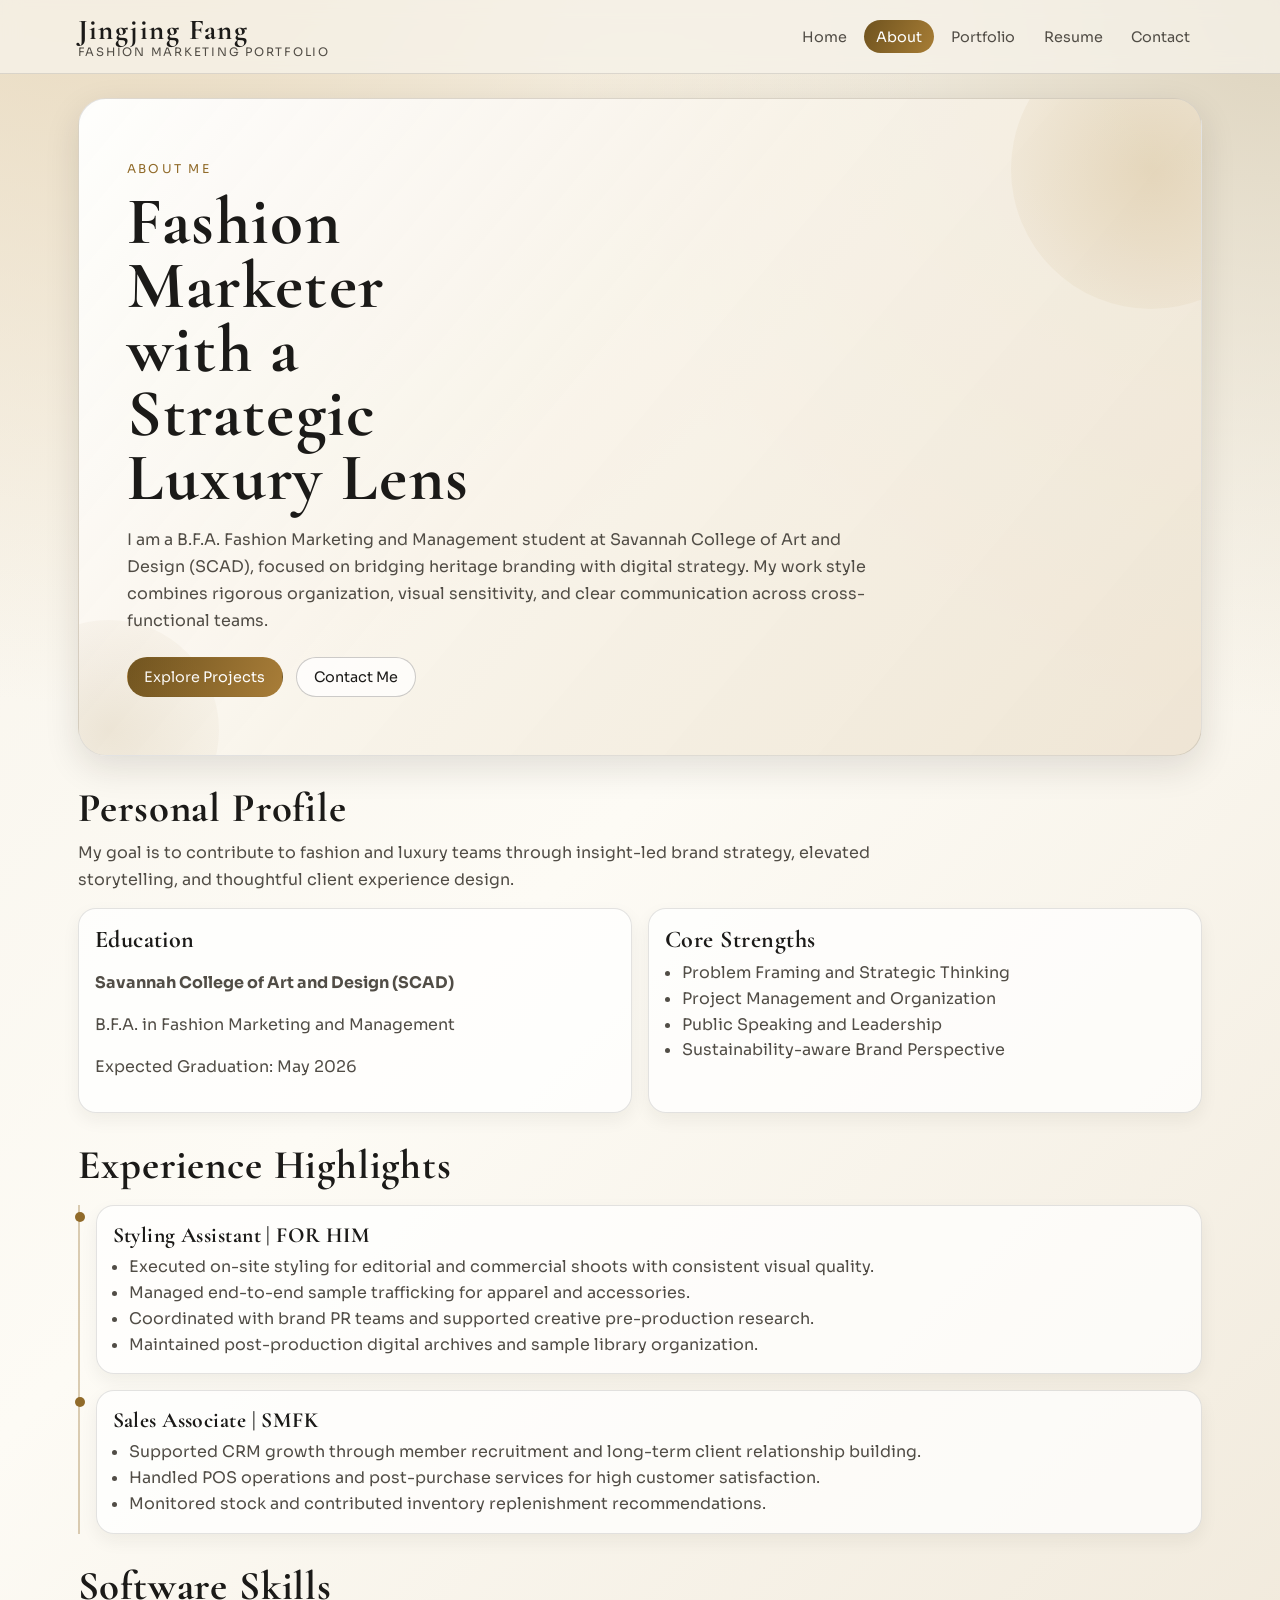
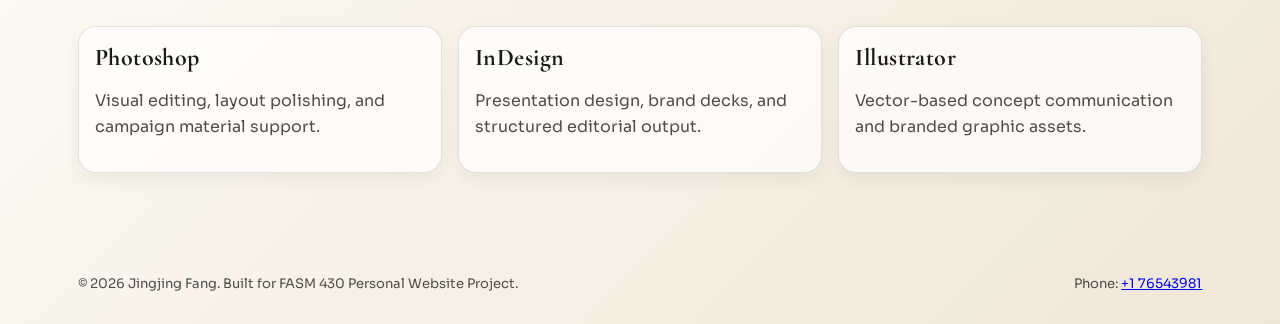
<file: about.html>
﻿<!DOCTYPE html>
<html lang="en">
<head>
  <meta charset="UTF-8" />
  <meta name="viewport" content="width=device-width, initial-scale=1.0" />
  <title>About | Jingjing Fang</title>
  <meta name="description" content="About Jingjing Fang: profile, skills, accomplishments, and career direction." />
  <link rel="preconnect" href="https://fonts.googleapis.com" />
  <link rel="preconnect" href="https://fonts.gstatic.com" crossorigin />
  <link href="https://fonts.googleapis.com/css2?family=Cormorant+Garamond:wght@500;600;700&family=Sora:wght@400;500;600&display=swap" rel="stylesheet" />
  <link rel="stylesheet" href="css/styles.css" />
</head>
<body data-page="about">
  <header class="site-header">
    <div class="header-inner">
      <a class="brand" href="index.html">
        <strong>Jingjing Fang</strong>
        <span>Fashion Marketing Portfolio</span>
      </a>
      <button class="menu-toggle" aria-label="Toggle navigation">Menu</button>
      <nav class="site-nav" aria-label="Main navigation">
        <a href="index.html" data-page="home">Home</a>
        <a href="about.html" data-page="about">About</a>
        <a href="portfolio.html" data-page="portfolio">Portfolio</a>
        <a href="resume.html" data-page="resume">Resume</a>
        <a href="contact.html" data-page="contact">Contact</a>
      </nav>
    </div>
  </header>

  <main class="page-shell">
    <section class="hero reveal">
      <span class="eyebrow">About Me</span>
      <h1>Fashion Marketer with a Strategic Luxury Lens</h1>
      <p>
        I am a B.F.A. Fashion Marketing and Management student at Savannah College of Art and Design (SCAD),
        focused on bridging heritage branding with digital strategy. My work style combines rigorous organization,
        visual sensitivity, and clear communication across cross-functional teams.
      </p>
      <div class="cta-row">
        <a class="btn btn-primary" href="portfolio.html">Explore Projects</a>
        <a class="btn btn-ghost" href="contact.html">Contact Me</a>
      </div>
    </section>

    <section class="reveal">
      <div class="section-head">
        <h2>Personal Profile</h2>
        <p>
          My goal is to contribute to fashion and luxury teams through insight-led brand strategy,
          elevated storytelling, and thoughtful client experience design.
        </p>
      </div>
      <div class="grid grid-two">
        <article class="card">
          <h3>Education</h3>
          <p><strong>Savannah College of Art and Design (SCAD)</strong></p>
          <p>B.F.A. in Fashion Marketing and Management</p>
          <p>Expected Graduation: May 2026</p>
        </article>
        <article class="card">
          <h3>Core Strengths</h3>
          <ul>
            <li>Problem Framing and Strategic Thinking</li>
            <li>Project Management and Organization</li>
            <li>Public Speaking and Leadership</li>
            <li>Sustainability-aware Brand Perspective</li>
          </ul>
        </article>
      </div>
    </section>

    <section class="reveal">
      <div class="section-head">
        <h2>Experience Highlights</h2>
      </div>
      <div class="timeline">
        <article class="timeline-item card">
          <h3>Styling Assistant | FOR HIM</h3>
          <ul>
            <li>Executed on-site styling for editorial and commercial shoots with consistent visual quality.</li>
            <li>Managed end-to-end sample trafficking for apparel and accessories.</li>
            <li>Coordinated with brand PR teams and supported creative pre-production research.</li>
            <li>Maintained post-production digital archives and sample library organization.</li>
          </ul>
        </article>
        <article class="timeline-item card">
          <h3>Sales Associate | SMFK</h3>
          <ul>
            <li>Supported CRM growth through member recruitment and long-term client relationship building.</li>
            <li>Handled POS operations and post-purchase services for high customer satisfaction.</li>
            <li>Monitored stock and contributed inventory replenishment recommendations.</li>
          </ul>
        </article>
      </div>
    </section>

    <section class="reveal">
      <div class="section-head">
        <h2>Software Skills</h2>
      </div>
      <div class="grid grid-three">
        <article class="card"><h3>Photoshop</h3><p>Visual editing, layout polishing, and campaign material support.</p></article>
        <article class="card"><h3>InDesign</h3><p>Presentation design, brand decks, and structured editorial output.</p></article>
        <article class="card"><h3>Illustrator</h3><p>Vector-based concept communication and branded graphic assets.</p></article>
      </div>
    </section>
  </main>

  <footer class="site-footer">
    <div>© <span id="year"></span> Jingjing Fang. Built for FASM 430 Personal Website Project.</div>
    <div>Phone: <a href="tel:+176543981">+1 76543981</a></div>
  </footer>

  <script src="js/main.js"></script>
</body>
</html>
</file>
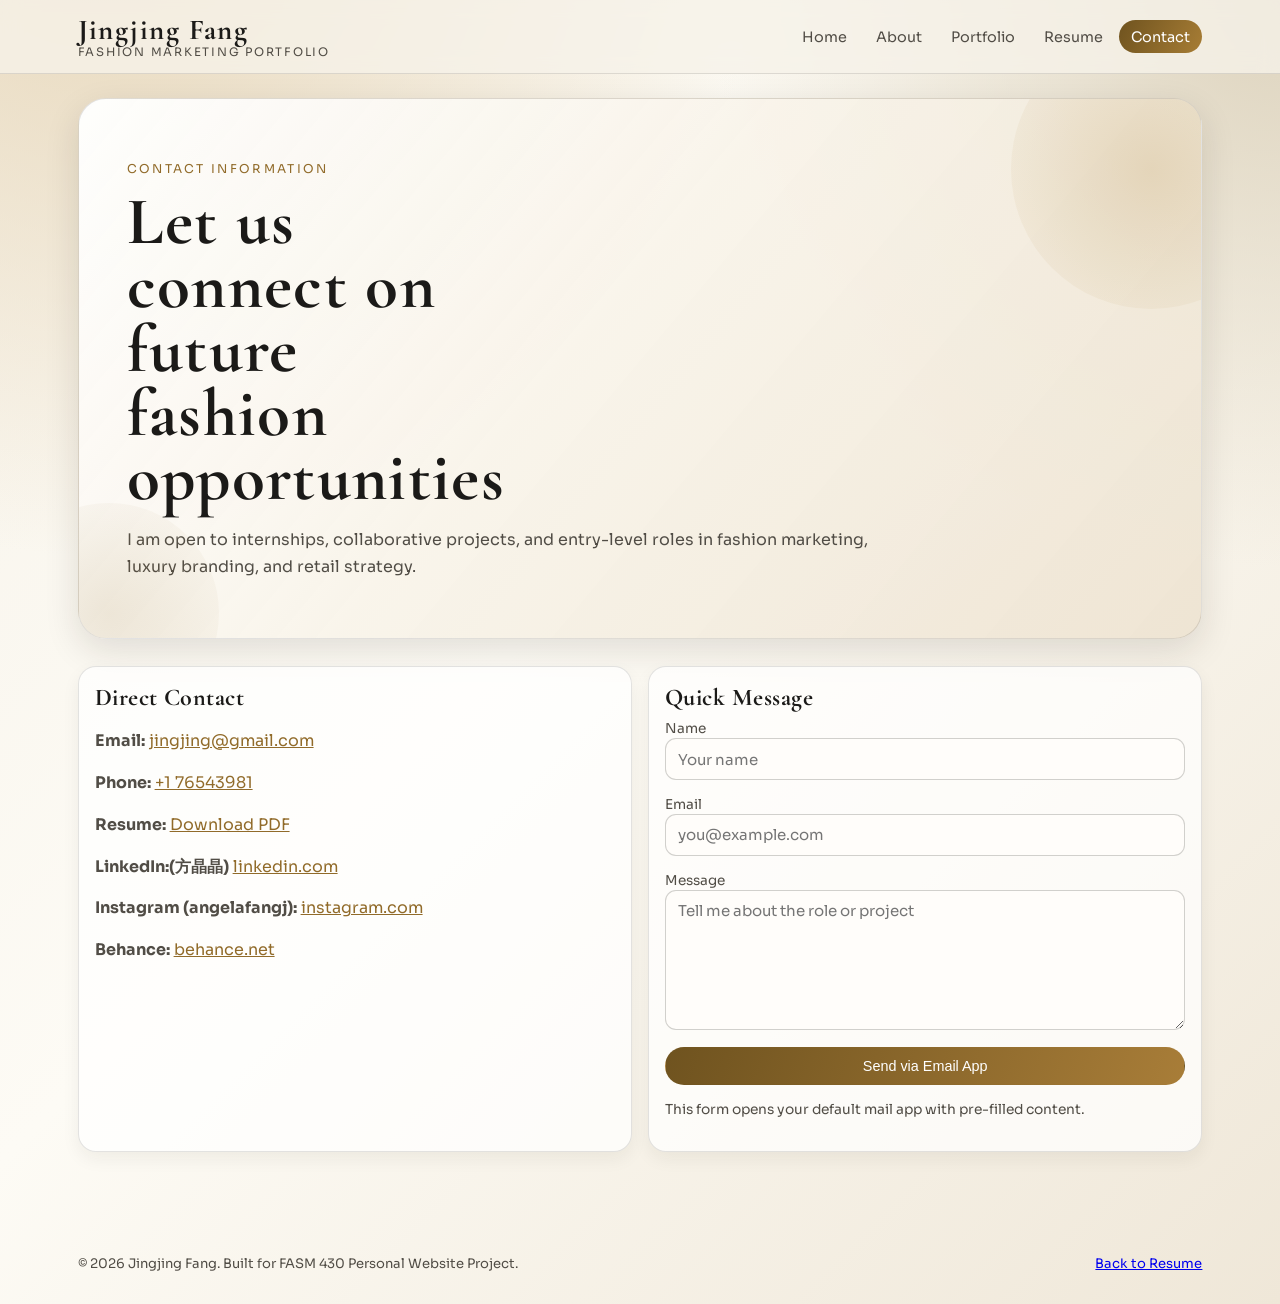
<file: contact.html>
﻿<!DOCTYPE html>
<html lang="en">
<head>
  <meta charset="UTF-8" />
  <meta name="viewport" content="width=device-width, initial-scale=1.0" />
  <title>Contact | Jingjing Fang</title>
  <meta name="description" content="Contact information and social links for Jingjing Fang." />
  <link rel="preconnect" href="https://fonts.googleapis.com" />
  <link rel="preconnect" href="https://fonts.gstatic.com" crossorigin />
  <link href="https://fonts.googleapis.com/css2?family=Cormorant+Garamond:wght@500;600;700&family=Sora:wght@400;500;600&display=swap" rel="stylesheet" />
  <link rel="stylesheet" href="css/styles.css" />
</head>
<body data-page="contact">
  <header class="site-header">
    <div class="header-inner">
      <a class="brand" href="index.html">
        <strong>Jingjing Fang</strong>
        <span>Fashion Marketing Portfolio</span>
      </a>
      <button class="menu-toggle" aria-label="Toggle navigation">Menu</button>
      <nav class="site-nav" aria-label="Main navigation">
        <a href="index.html" data-page="home">Home</a>
        <a href="about.html" data-page="about">About</a>
        <a href="portfolio.html" data-page="portfolio">Portfolio</a>
        <a href="resume.html" data-page="resume">Resume</a>
        <a href="contact.html" data-page="contact">Contact</a>
      </nav>
    </div>
  </header>

  <main class="page-shell">
    <section class="hero reveal">
      <span class="eyebrow">Contact Information</span>
      <h1>Let us connect on future fashion opportunities</h1>
      <p>
        I am open to internships, collaborative projects, and entry-level roles in fashion marketing,
        luxury branding, and retail strategy.
      </p>
    </section>

    <section class="reveal">
      <div class="grid grid-two">
        <article class="card contact-list">
          <h3>Direct Contact</h3>
          <p><strong>Email:</strong> <a href="mailto:jingjing@gmail.com">jingjing@gmail.com</a></p>
          <p><strong>Phone:</strong> <a href="tel:+176543981">+1 76543981</a></p>
          <p><strong>Resume:</strong> <a href="assets/docs/resume-jing.pdf" download>Download PDF</a></p>
          <p><strong>LinkedIn:(方晶晶)</strong> <a href="https://www.linkedin.com/" target="_blank" rel="noopener">linkedin.com </a></p>
          <p><strong>Instagram (angelafangj):</strong> <a href="https://www.instagram.com/" target="_blank" rel="noopener">instagram.com</a></p>
          <p><strong>Behance:</strong> <a href="https://www.behance.net/" target="_blank" rel="noopener">behance.net</a></p>
        </article>

        <article class="card">
          <h3>Quick Message</h3>
          <form id="contact-form">
            <div>
              <label for="name">Name</label>
              <input id="name" name="name" type="text" placeholder="Your name" required />
            </div>
            <div>
              <label for="email">Email</label>
              <input id="email" name="email" type="email" placeholder="you@example.com" required />
            </div>
            <div>
              <label for="message">Message</label>
              <textarea id="message" name="message" placeholder="Tell me about the role or project" required></textarea>
            </div>
            <button class="btn btn-primary" type="submit">Send via Email App</button>
          </form>
          <p class="muted">This form opens your default mail app with pre-filled content.</p>
        </article>
      </div>
    </section>
  </main>

  <footer class="site-footer">
    <div>© <span id="year"></span> Jingjing Fang. Built for FASM 430 Personal Website Project.</div>
    <div><a href="resume.html">Back to Resume</a></div>
  </footer>

  <script src="js/main.js"></script>
</body>
</html>
</file>
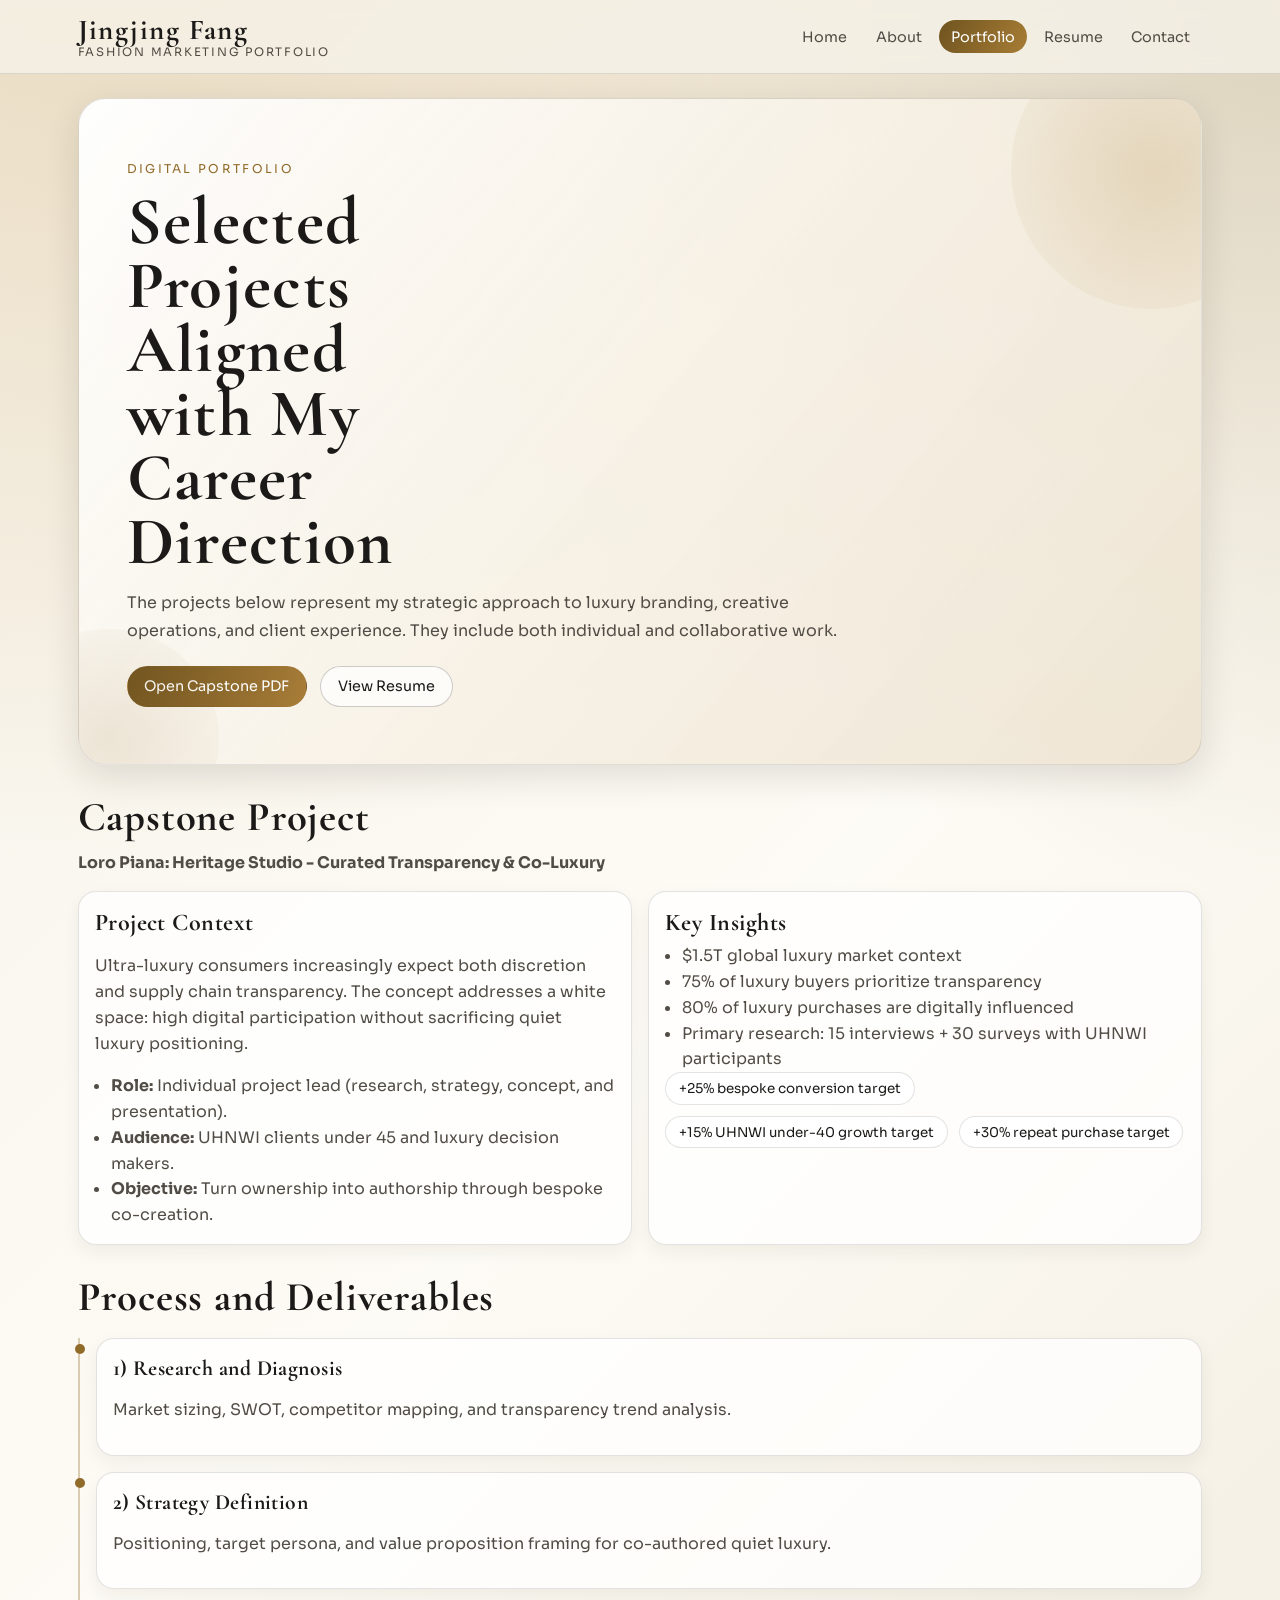
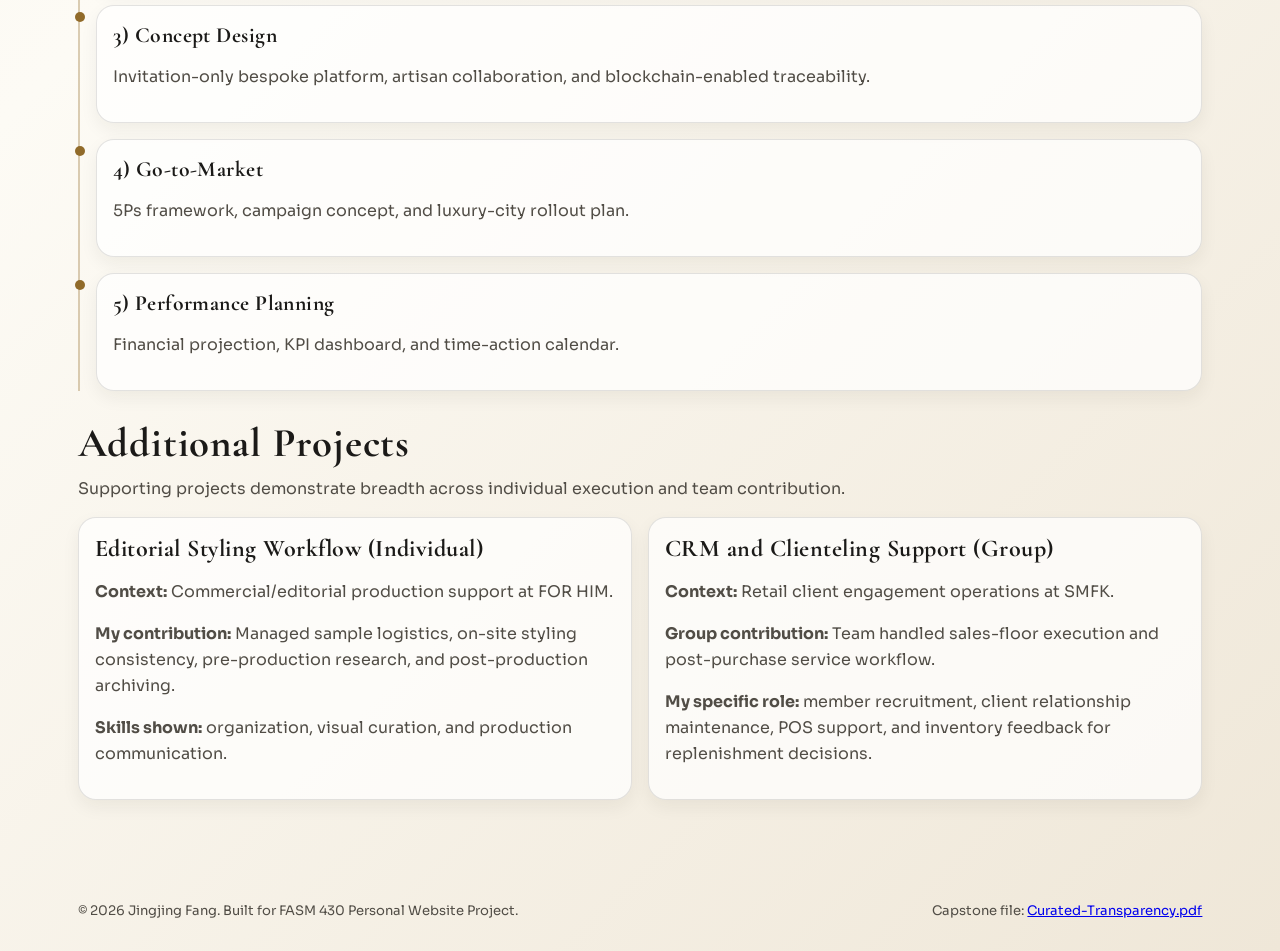
<file: portfolio.html>
﻿<!DOCTYPE html>
<html lang="en">
<head>
  <meta charset="UTF-8" />
  <meta name="viewport" content="width=device-width, initial-scale=1.0" />
  <title>Portfolio | Jingjing Fang</title>
  <meta name="description" content="Portfolio of Jingjing Fang, including capstone project and curated professional work." />
  <link rel="preconnect" href="https://fonts.googleapis.com" />
  <link rel="preconnect" href="https://fonts.gstatic.com" crossorigin />
  <link href="https://fonts.googleapis.com/css2?family=Cormorant+Garamond:wght@500;600;700&family=Sora:wght@400;500;600&display=swap" rel="stylesheet" />
  <link rel="stylesheet" href="css/styles.css" />
</head>
<body data-page="portfolio">
  <header class="site-header">
    <div class="header-inner">
      <a class="brand" href="index.html">
        <strong>Jingjing Fang</strong>
        <span>Fashion Marketing Portfolio</span>
      </a>
      <button class="menu-toggle" aria-label="Toggle navigation">Menu</button>
      <nav class="site-nav" aria-label="Main navigation">
        <a href="index.html" data-page="home">Home</a>
        <a href="about.html" data-page="about">About</a>
        <a href="portfolio.html" data-page="portfolio">Portfolio</a>
        <a href="resume.html" data-page="resume">Resume</a>
        <a href="contact.html" data-page="contact">Contact</a>
      </nav>
    </div>
  </header>

  <main class="page-shell">
    <section class="hero reveal">
      <span class="eyebrow">Digital Portfolio</span>
      <h1>Selected Projects Aligned with My Career Direction</h1>
      <p>
        The projects below represent my strategic approach to luxury branding, creative operations,
        and client experience. They include both individual and collaborative work.
      </p>
      <div class="cta-row">
        <a class="btn btn-primary" href="assets/docs/curated-transparency.pdf" target="_blank" rel="noopener">Open Capstone PDF</a>
        <a class="btn btn-ghost" href="resume.html">View Resume</a>
      </div>
    </section>

    <section class="reveal">
      <div class="section-head">
        <h2>Capstone Project</h2>
        <p>
          <strong>Loro Piana: Heritage Studio - Curated Transparency &amp; Co-Luxury</strong>
        </p>
      </div>
      <div class="grid grid-two">
        <article class="card">
          <h3>Project Context</h3>
          <p>
            Ultra-luxury consumers increasingly expect both discretion and supply chain transparency.
            The concept addresses a white space: high digital participation without sacrificing quiet luxury positioning.
          </p>
          <ul>
            <li><strong>Role:</strong> Individual project lead (research, strategy, concept, and presentation).</li>
            <li><strong>Audience:</strong> UHNWI clients under 45 and luxury decision makers.</li>
            <li><strong>Objective:</strong> Turn ownership into authorship through bespoke co-creation.</li>
          </ul>
        </article>
        <article class="card">
          <h3>Key Insights</h3>
          <ul>
            <li>$1.5T global luxury market context</li>
            <li>75% of luxury buyers prioritize transparency</li>
            <li>80% of luxury purchases are digitally influenced</li>
            <li>Primary research: 15 interviews + 30 surveys with UHNWI participants</li>
          </ul>
          <div class="kpi-list">
            <span class="kpi">+25% bespoke conversion target</span>
            <span class="kpi">+15% UHNWI under-40 growth target</span>
            <span class="kpi">+30% repeat purchase target</span>
          </div>
        </article>
      </div>
    </section>

    <section class="reveal">
      <div class="section-head">
        <h2>Process and Deliverables</h2>
      </div>
      <div class="timeline">
        <article class="timeline-item card">
          <h3>1) Research and Diagnosis</h3>
          <p>Market sizing, SWOT, competitor mapping, and transparency trend analysis.</p>
        </article>
        <article class="timeline-item card">
          <h3>2) Strategy Definition</h3>
          <p>Positioning, target persona, and value proposition framing for co-authored quiet luxury.</p>
        </article>
        <article class="timeline-item card">
          <h3>3) Concept Design</h3>
          <p>Invitation-only bespoke platform, artisan collaboration, and blockchain-enabled traceability.</p>
        </article>
        <article class="timeline-item card">
          <h3>4) Go-to-Market</h3>
          <p>5Ps framework, campaign concept, and luxury-city rollout plan.</p>
        </article>
        <article class="timeline-item card">
          <h3>5) Performance Planning</h3>
          <p>Financial projection, KPI dashboard, and time-action calendar.</p>
        </article>
      </div>
    </section>

    <section class="reveal">
      <div class="section-head">
        <h2>Additional Projects</h2>
        <p>Supporting projects demonstrate breadth across individual execution and team contribution.</p>
      </div>
      <div class="grid grid-two">
        <article class="card">
          <h3>Editorial Styling Workflow (Individual)</h3>
          <p><strong>Context:</strong> Commercial/editorial production support at FOR HIM.</p>
          <p><strong>My contribution:</strong> Managed sample logistics, on-site styling consistency,
            pre-production research, and post-production archiving.</p>
          <p><strong>Skills shown:</strong> organization, visual curation, and production communication.</p>
        </article>
        <article class="card">
          <h3>CRM and Clienteling Support (Group)</h3>
          <p><strong>Context:</strong> Retail client engagement operations at SMFK.</p>
          <p><strong>Group contribution:</strong> Team handled sales-floor execution and post-purchase service workflow.</p>
          <p><strong>My specific role:</strong> member recruitment, client relationship maintenance,
            POS support, and inventory feedback for replenishment decisions.</p>
        </article>
      </div>
    </section>
  </main>

  <footer class="site-footer">
    <div>© <span id="year"></span> Jingjing Fang. Built for FASM 430 Personal Website Project.</div>
    <div>Capstone file: <a href="assets/docs/curated-transparency.pdf" target="_blank" rel="noopener">Curated-Transparency.pdf</a></div>
  </footer>

  <script src="js/main.js"></script>
</body>
</html>
</file>
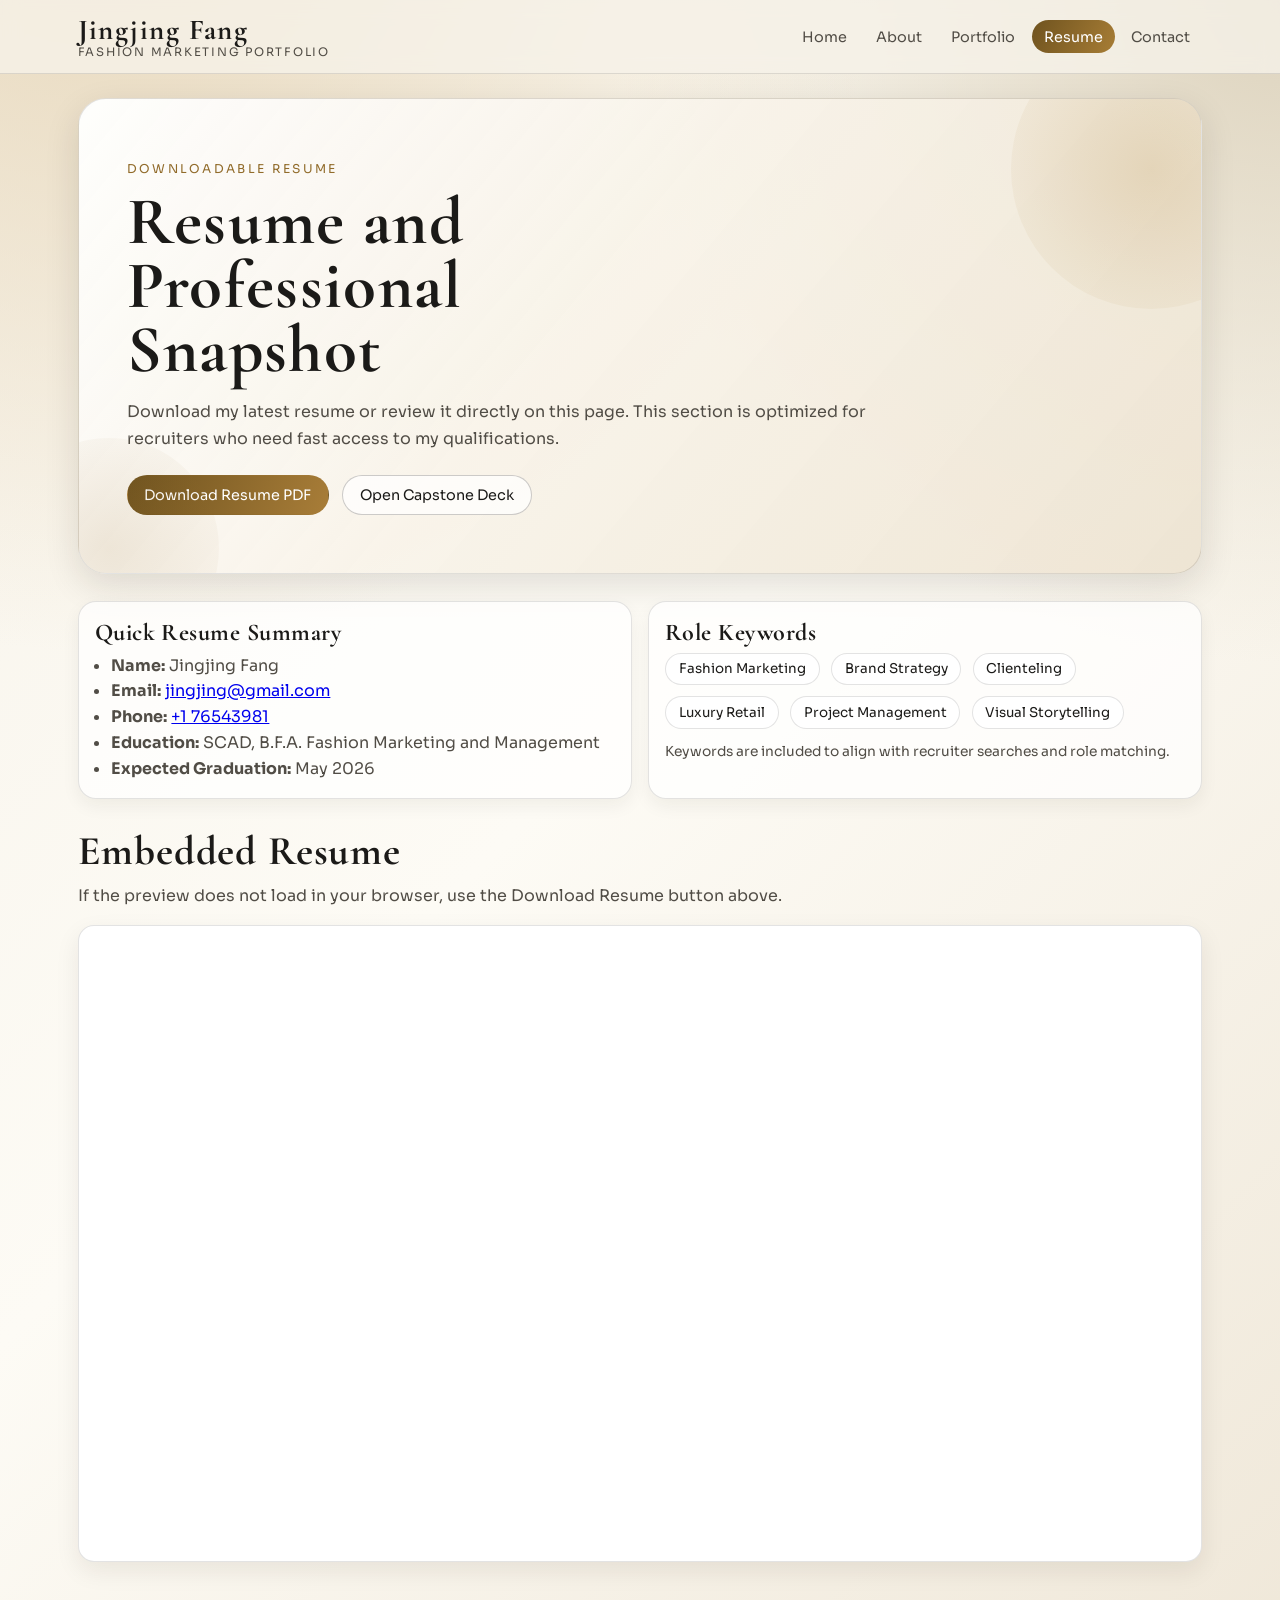
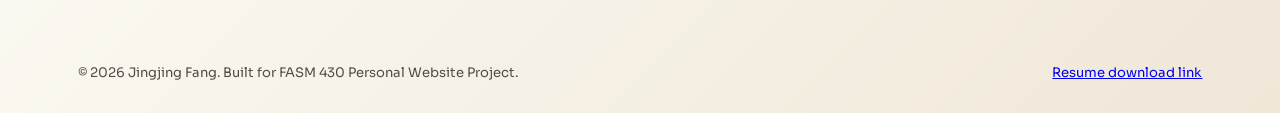
<file: resume.html>
﻿<!DOCTYPE html>
<html lang="en">
<head>
  <meta charset="UTF-8" />
  <meta name="viewport" content="width=device-width, initial-scale=1.0" />
  <title>Resume | Jingjing Fang</title>
  <meta name="description" content="Resume page with downloadable PDF and role-focused summary." />
  <link rel="preconnect" href="https://fonts.googleapis.com" />
  <link rel="preconnect" href="https://fonts.gstatic.com" crossorigin />
  <link href="https://fonts.googleapis.com/css2?family=Cormorant+Garamond:wght@500;600;700&family=Sora:wght@400;500;600&display=swap" rel="stylesheet" />
  <link rel="stylesheet" href="css/styles.css" />
</head>
<body data-page="resume">
  <header class="site-header">
    <div class="header-inner">
      <a class="brand" href="index.html">
        <strong>Jingjing Fang</strong>
        <span>Fashion Marketing Portfolio</span>
      </a>
      <button class="menu-toggle" aria-label="Toggle navigation">Menu</button>
      <nav class="site-nav" aria-label="Main navigation">
        <a href="index.html" data-page="home">Home</a>
        <a href="about.html" data-page="about">About</a>
        <a href="portfolio.html" data-page="portfolio">Portfolio</a>
        <a href="resume.html" data-page="resume">Resume</a>
        <a href="contact.html" data-page="contact">Contact</a>
      </nav>
    </div>
  </header>

  <main class="page-shell">
    <section class="hero reveal">
      <span class="eyebrow">Downloadable Resume</span>
      <h1>Resume and Professional Snapshot</h1>
      <p>
        Download my latest resume or review it directly on this page.
        This section is optimized for recruiters who need fast access to my qualifications.
      </p>
      <div class="cta-row">
        <a class="btn btn-primary" href="assets/docs/resume-jing.pdf" download>Download Resume PDF</a>
        <a class="btn btn-ghost" href="assets/docs/curated-transparency.pdf" target="_blank" rel="noopener">Open Capstone Deck</a>
      </div>
    </section>

    <section class="reveal">
      <div class="grid grid-two">
        <article class="card">
          <h3>Quick Resume Summary</h3>
          <ul>
            <li><strong>Name:</strong> Jingjing Fang</li>
            <li><strong>Email:</strong> <a href="mailto:jingjing@gmail.com">jingjing@gmail.com</a></li>
            <li><strong>Phone:</strong> <a href="tel:+176543981">+1 76543981</a></li>
            <li><strong>Education:</strong> SCAD, B.F.A. Fashion Marketing and Management</li>
            <li><strong>Expected Graduation:</strong> May 2026</li>
          </ul>
        </article>
        <article class="card">
          <h3>Role Keywords</h3>
          <div class="kpi-list">
            <span class="kpi">Fashion Marketing</span>
            <span class="kpi">Brand Strategy</span>
            <span class="kpi">Clienteling</span>
            <span class="kpi">Luxury Retail</span>
            <span class="kpi">Project Management</span>
            <span class="kpi">Visual Storytelling</span>
          </div>
          <p class="muted" style="margin-top:0.8rem;">
            Keywords are included to align with recruiter searches and role matching.
          </p>
        </article>
      </div>
    </section>

    <section class="reveal">
      <div class="section-head">
        <h2>Embedded Resume</h2>
        <p>If the preview does not load in your browser, use the Download Resume button above.</p>
      </div>
      <div class="pdf-wrap">
        <iframe src="assets/docs/resume-jing.pdf#view=FitH" title="Resume PDF Preview"></iframe>
      </div>
    </section>
  </main>

  <footer class="site-footer">
    <div>© <span id="year"></span> Jingjing Fang. Built for FASM 430 Personal Website Project.</div>
    <div><a href="assets/docs/resume-jing.pdf" download>Resume download link</a></div>
  </footer>

  <script src="js/main.js"></script>
</body>
</html>
</file>
<file: css/styles.css>
﻿:root {
  --bg: #f7f3ea;
  --bg-soft: #efe7d8;
  --ink: #1b1a18;
  --ink-soft: #514d46;
  --accent: #916b2a;
  --accent-soft: #c1a16a;
  --card: rgba(255, 255, 255, 0.72);
  --line: rgba(27, 26, 24, 0.12);
  --shadow: 0 12px 35px rgba(33, 26, 18, 0.12);
}

* {
  box-sizing: border-box;
}

html {
  scroll-behavior: smooth;
}

body {
  margin: 0;
  font-family: "Sora", "Segoe UI", sans-serif;
  color: var(--ink);
  background:
    radial-gradient(circle at 8% -8%, #e7d7ba 0%, transparent 36%),
    radial-gradient(circle at 100% 0%, #ddd3bd 0%, transparent 31%),
    linear-gradient(135deg, var(--bg) 0%, #fdfbf5 45%, var(--bg-soft) 100%);
  min-height: 100vh;
}

.page-shell {
  max-width: 1160px;
  margin: 0 auto;
  padding: 0 1.1rem 3rem;
}

.site-header {
  position: sticky;
  top: 0;
  z-index: 20;
  backdrop-filter: blur(10px);
  background: rgba(247, 243, 234, 0.78);
  border-bottom: 1px solid var(--line);
}

.header-inner {
  max-width: 1160px;
  margin: 0 auto;
  padding: 0.9rem 1.1rem;
  display: flex;
  align-items: center;
  justify-content: space-between;
  gap: 1rem;
}

.brand {
  text-decoration: none;
  color: var(--ink);
  display: flex;
  flex-direction: column;
  line-height: 1.1;
}

.brand strong {
  font-family: "Cormorant Garamond", Georgia, serif;
  font-size: 1.8rem;
  letter-spacing: 0.05em;
}

.brand span {
  font-size: 0.73rem;
  letter-spacing: 0.15em;
  text-transform: uppercase;
  color: var(--ink-soft);
}

.menu-toggle {
  display: none;
  border: 1px solid var(--line);
  background: #ffffffc7;
  color: var(--ink);
  border-radius: 999px;
  padding: 0.38rem 0.8rem;
  font-size: 0.9rem;
}

.site-nav {
  display: flex;
  align-items: center;
  gap: 0.3rem;
}

.site-nav a {
  text-decoration: none;
  color: var(--ink-soft);
  font-size: 0.9rem;
  padding: 0.46rem 0.75rem;
  border-radius: 999px;
  transition: 0.2s ease;
}

.site-nav a:hover {
  background: #ffffffc9;
  color: var(--ink);
}

.site-nav a.active {
  color: #fff;
  background: linear-gradient(115deg, #6f531f 0%, #a77d35 100%);
}

.hero {
  margin-top: 1.5rem;
  padding: 3.6rem clamp(1rem, 4vw, 3rem);
  border: 1px solid var(--line);
  border-radius: 28px;
  position: relative;
  overflow: hidden;
  background:
    linear-gradient(130deg, rgba(255, 255, 255, 0.95) 0%, rgba(248, 243, 233, 0.88) 45%, rgba(237, 227, 209, 0.9) 100%);
  box-shadow: var(--shadow);
}

.hero::before,
.hero::after {
  content: "";
  position: absolute;
  border-radius: 50%;
  opacity: 0.55;
  pointer-events: none;
}

.hero::before {
  width: 280px;
  height: 280px;
  background: radial-gradient(circle, rgba(186, 149, 83, 0.45), rgba(186, 149, 83, 0));
  right: -90px;
  top: -70px;
  animation: floaty 9s ease-in-out infinite;
}

.hero::after {
  width: 220px;
  height: 220px;
  background: radial-gradient(circle, rgba(145, 107, 42, 0.24), rgba(145, 107, 42, 0));
  left: -80px;
  bottom: -85px;
  animation: floaty 10s ease-in-out 1.6s infinite;
}

@keyframes floaty {
  0%,
  100% {
    transform: translateY(0);
  }
  50% {
    transform: translateY(-12px);
  }
}

.eyebrow {
  display: inline-block;
  font-size: 0.76rem;
  text-transform: uppercase;
  letter-spacing: 0.19em;
  color: var(--accent);
  margin-bottom: 0.85rem;
}

h1,
h2,
h3 {
  font-family: "Cormorant Garamond", Georgia, serif;
  margin: 0;
  letter-spacing: 0.02em;
}

h1 {
  font-size: clamp(2.2rem, 5.8vw, 4.2rem);
  line-height: 0.95;
  max-width: 11ch;
}

.hero p {
  margin: 1rem 0 0;
  max-width: 62ch;
  color: var(--ink-soft);
  font-size: 1rem;
  line-height: 1.7;
}

.cta-row {
  display: flex;
  gap: 0.8rem;
  margin-top: 1.4rem;
  flex-wrap: wrap;
}

.btn {
  display: inline-block;
  text-decoration: none;
  border-radius: 999px;
  padding: 0.64rem 1.05rem;
  border: 1px solid transparent;
  transition: 0.18s ease;
  font-size: 0.9rem;
}

.btn-primary {
  color: #fff;
  background: linear-gradient(110deg, #6f531f 0%, #a87d38 100%);
}

.btn-primary:hover {
  transform: translateY(-1px);
  box-shadow: 0 8px 18px rgba(116, 84, 36, 0.22);
}

.btn-ghost {
  color: var(--ink);
  border-color: rgba(27, 26, 24, 0.22);
  background: rgba(255, 255, 255, 0.72);
}

.btn-ghost:hover {
  background: #fff;
}

section {
  margin-top: 1.7rem;
}

.section-head {
  margin-bottom: 0.95rem;
}

.section-head h2 {
  font-size: clamp(1.8rem, 3.2vw, 2.55rem);
}

.section-head p {
  margin: 0.45rem 0 0;
  color: var(--ink-soft);
  max-width: 66ch;
  line-height: 1.65;
}

.grid {
  display: grid;
  gap: 1rem;
}

.grid-three {
  grid-template-columns: repeat(3, minmax(0, 1fr));
}

.grid-two {
  grid-template-columns: repeat(2, minmax(0, 1fr));
}

.card {
  background: var(--card);
  border: 1px solid var(--line);
  border-radius: 18px;
  padding: 1rem;
  box-shadow: 0 7px 18px rgba(39, 31, 21, 0.06);
}

.card h3 {
  font-size: 1.5rem;
  margin-bottom: 0.35rem;
}

.card p,
.card li {
  color: var(--ink-soft);
  line-height: 1.62;
}

.card ul {
  margin: 0.35rem 0 0;
  padding-left: 1.05rem;
}

.mini-stat {
  display: flex;
  align-items: baseline;
  gap: 0.45rem;
}

.mini-stat strong {
  font-size: 2rem;
  font-family: "Cormorant Garamond", Georgia, serif;
}

.mini-stat span {
  color: var(--ink-soft);
  font-size: 0.86rem;
}

.timeline {
  border-left: 2px solid rgba(145, 107, 42, 0.33);
  padding-left: 1rem;
}

.timeline-item {
  margin-bottom: 1rem;
  position: relative;
}

.timeline-item::before {
  content: "";
  position: absolute;
  width: 10px;
  height: 10px;
  left: -1.36rem;
  top: 0.35rem;
  border-radius: 50%;
  background: var(--accent);
}

.timeline-item h3 {
  font-size: 1.35rem;
}

.kpi-list {
  display: flex;
  flex-wrap: wrap;
  gap: 0.7rem;
}

.kpi {
  border: 1px solid var(--line);
  border-radius: 999px;
  padding: 0.42rem 0.8rem;
  background: #fff;
  font-size: 0.84rem;
}

.pdf-wrap {
  border: 1px solid var(--line);
  border-radius: 16px;
  overflow: hidden;
  background: #fff;
  min-height: 70vh;
  box-shadow: 0 9px 24px rgba(37, 26, 17, 0.08);
}

.pdf-wrap iframe {
  width: 100%;
  min-height: 70vh;
  border: 0;
}

.sizzle-video {
  width: 100%;
  max-height: 560px;
  border-radius: 12px;
  border: 1px solid rgba(27, 26, 24, 0.12);
  background: #efe7d8;
  object-fit: cover;
}

.contact-list a {
  color: var(--accent);
}

form {
  display: grid;
  gap: 0.78rem;
}

label {
  font-size: 0.85rem;
  color: var(--ink-soft);
}

input,
textarea {
  width: 100%;
  border: 1px solid rgba(27, 26, 24, 0.2);
  border-radius: 11px;
  padding: 0.66rem 0.75rem;
  font-family: inherit;
  font-size: 0.94rem;
  background: #fffdfa;
}

input:focus,
textarea:focus {
  outline: 2px solid rgba(145, 107, 42, 0.3);
  border-color: rgba(145, 107, 42, 0.55);
}

textarea {
  min-height: 140px;
  resize: vertical;
}

.muted {
  color: var(--ink-soft);
  font-size: 0.86rem;
}

.site-footer {
  max-width: 1160px;
  margin: 2.4rem auto 0;
  padding: 1rem 1.1rem 2rem;
  color: var(--ink-soft);
  font-size: 0.82rem;
  display: flex;
  justify-content: space-between;
  gap: 0.8rem;
  flex-wrap: wrap;
}

.reveal {
  opacity: 0;
  transform: translateY(14px);
  transition: opacity 0.45s ease, transform 0.45s ease;
}

.reveal.in {
  opacity: 1;
  transform: translateY(0);
}

@media (max-width: 920px) {
  .grid-three {
    grid-template-columns: 1fr 1fr;
  }
}

@media (max-width: 760px) {
  .menu-toggle {
    display: block;
  }

  .site-nav {
    position: absolute;
    right: 1.1rem;
    top: 64px;
    background: #fffdf8;
    border: 1px solid var(--line);
    border-radius: 12px;
    padding: 0.3rem;
    flex-direction: column;
    align-items: stretch;
    min-width: 170px;
    display: none;
    box-shadow: var(--shadow);
  }

  .site-nav.open {
    display: flex;
  }

  .grid-two,
  .grid-three {
    grid-template-columns: 1fr;
  }

  h1 {
    max-width: 100%;
  }

  .hero {
    padding: 2.4rem 1rem;
  }

  .pdf-wrap,
  .pdf-wrap iframe {
    min-height: 62vh;
  }

  .sizzle-video {
    max-height: 430px;
  }
}
</file>
